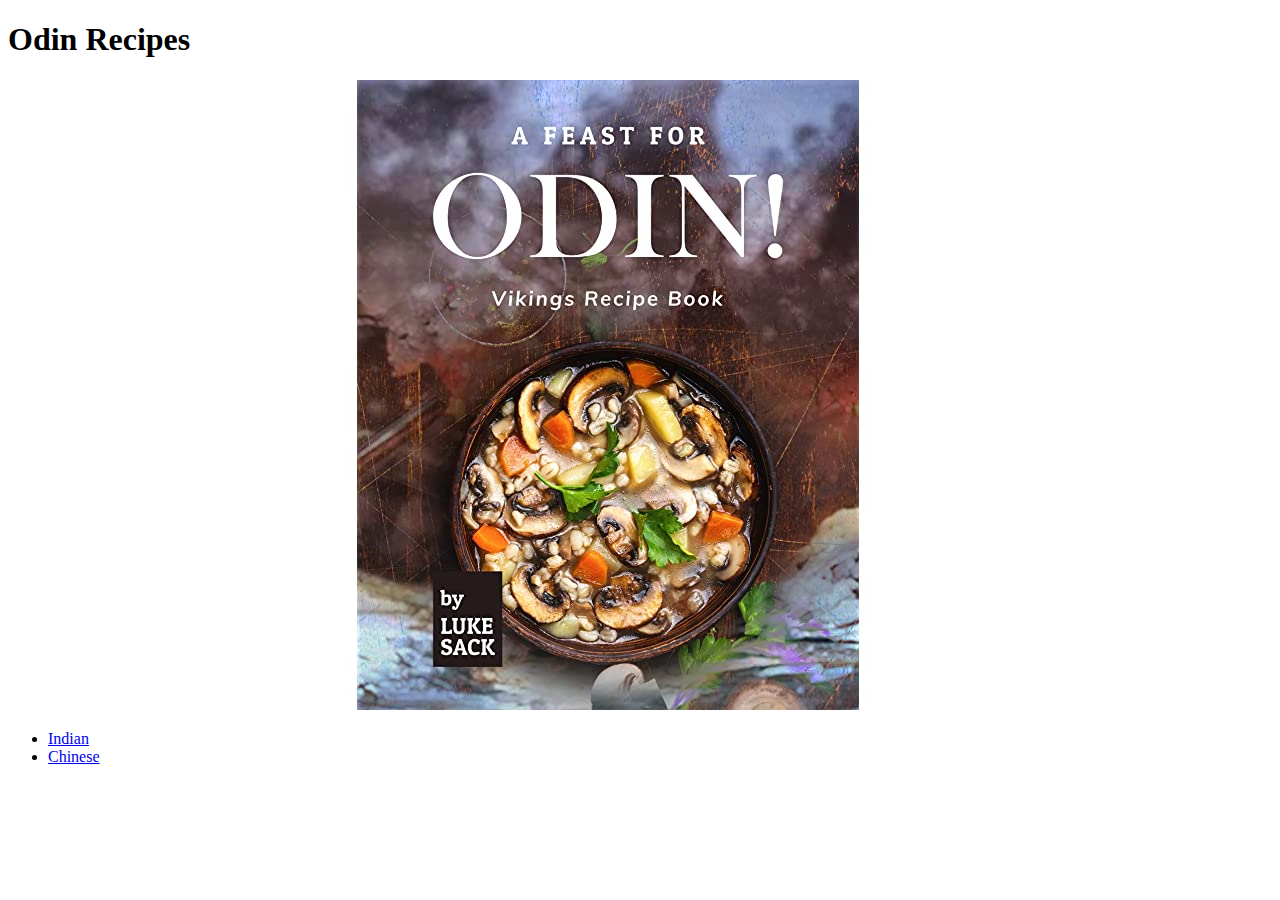
<file: Projects/project1-html/index.html>
<!DOCTYPE html>
<html lang="en">
<head>
    <meta charset="UTF-8">
    <meta http-equiv="X-UA-Compatible" content="IE=edge">
    <meta name="viewport" content="width=device-width, initial-scale=1.0">
    <title>Odin Recipes</title>
</head>
<body>
    <h1>Odin Recipes</h1>
    <img src="./recipes/images/odin.jpg" >
    <ul>
        <li><a href="recipes/indian/index.html">Indian</a></li>
        <li><a href="recipes/chinese/">Chinese</a></li>
    </ul>
</body>
</html>
</file>
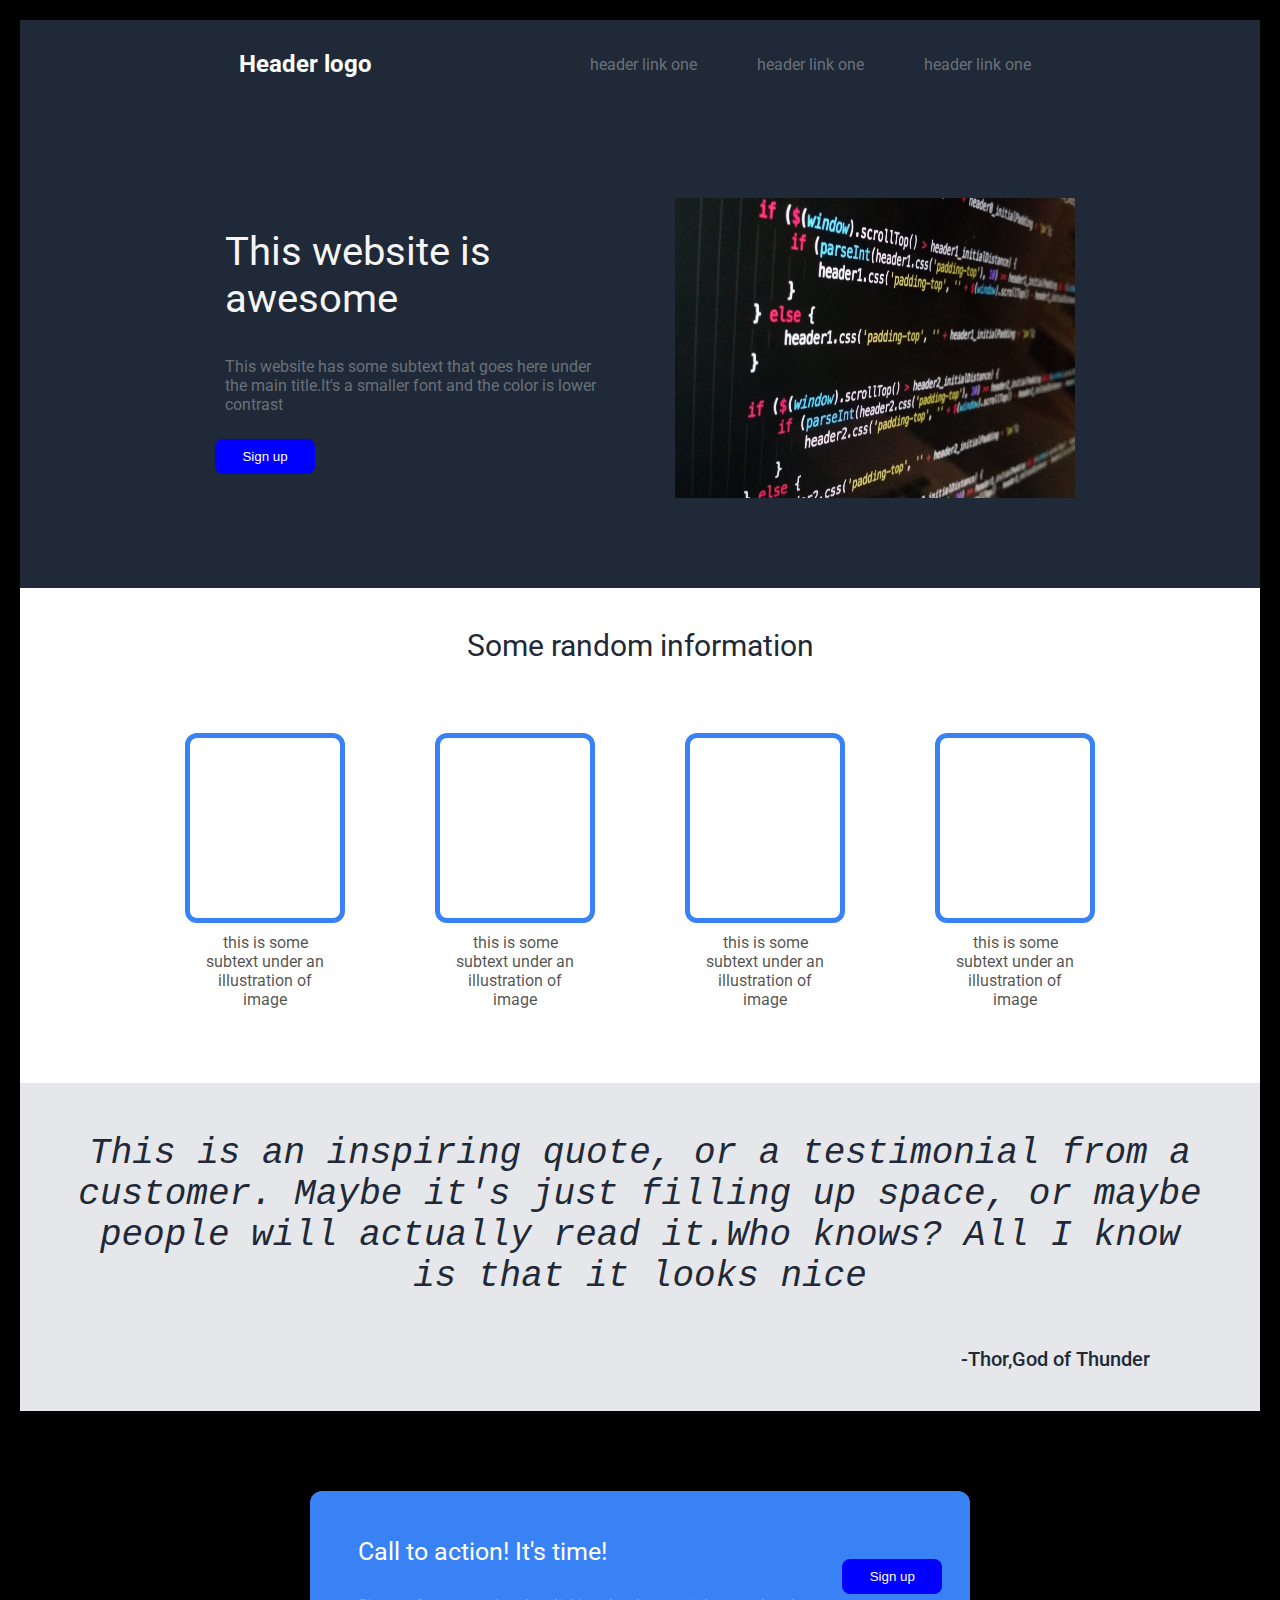
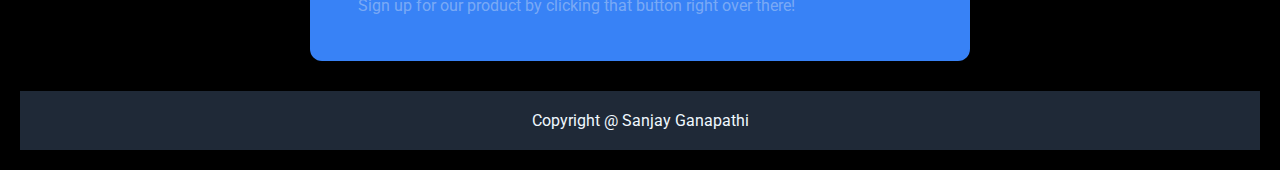
<file: Projects/project2-css/index.html>
<!DOCTYPE html>
<html lang="en">
<head>
    <meta charset="UTF-8">
    <meta http-equiv="X-UA-Compatible" content="IE=edge">
    <meta name="viewport" content="width=device-width, initial-scale=1.0">
    <link rel="stylesheet" href="style.css">
    <title>CSS Project</title>
    <link rel="preconnect" href="https://fonts.googleapis.com">
    <link rel="preconnect" href="https://fonts.gstatic.com" crossorigin>
    <link href="https://fonts.googleapis.com/css2?family=Roboto:wght@500&display=swap" rel="stylesheet">
</head>
<body>
    <div class="header-container">
        <div class="nav">
            <h2>Header logo</h2>
            <ul>
                <li><a href="#">header link one</a></li>
                <li><a href="#">header link one</a></li>
                <li><a href="#">header link one</a></li>
            </ul>
            </div>

        <div class="hero">
            <div class="left-hero">
            <p class="heading">This website is awesome</p>
            <p>This website has some subtext that goes here under the main title.It's a smaller font and the color is lower contrast</p>
            <button>Sign up</button>
            </div>
            <div class="right-hero">
                <img src="img.jpg">
            </div>
        </div>
    </div>

    <div class="middle-container">
    
        <p class="middle-heading">Some random information</p>
    
        <div class="middle-content">
            <div class="box-container">
                <div class="boxes"></div>
                <p>this is some subtext under an illustration of image</p>
            </div>
            <div class="box-container">
                <div class="boxes"></div>
                <p>this is some subtext under an illustration of image</p>
            </div>
            <div class="box-container">
                <div class="boxes"></div>
                <p>this is some subtext under an illustration of image</p>
            </div>
            <div class="box-container">
                <div class="boxes"></div>
                <p>this is some subtext under an illustration of image</p>
            </div>
        </div>
    </div>

    <div class="second-middle-container">
        <p class="quote">This is an inspiring quote, or a testimonial from a customer. Maybe it's just filling up space, or maybe people will actually read it.Who knows? All I know is that it looks nice</p>
        <p class="thor">-Thor,God of Thunder</p>
    </div>

    <div class="last">
        <div class="last-words">
            <p class="last-desc">Call to action! It's time!</p>
            <p>Sign up for our product by clicking that button right over there!</p>
        </div>
        <button>Sign up</button>
        
    </div>

    <footer>
        Copyright @ Sanjay Ganapathi
    </footer>

        

</body>
</html>
</file>
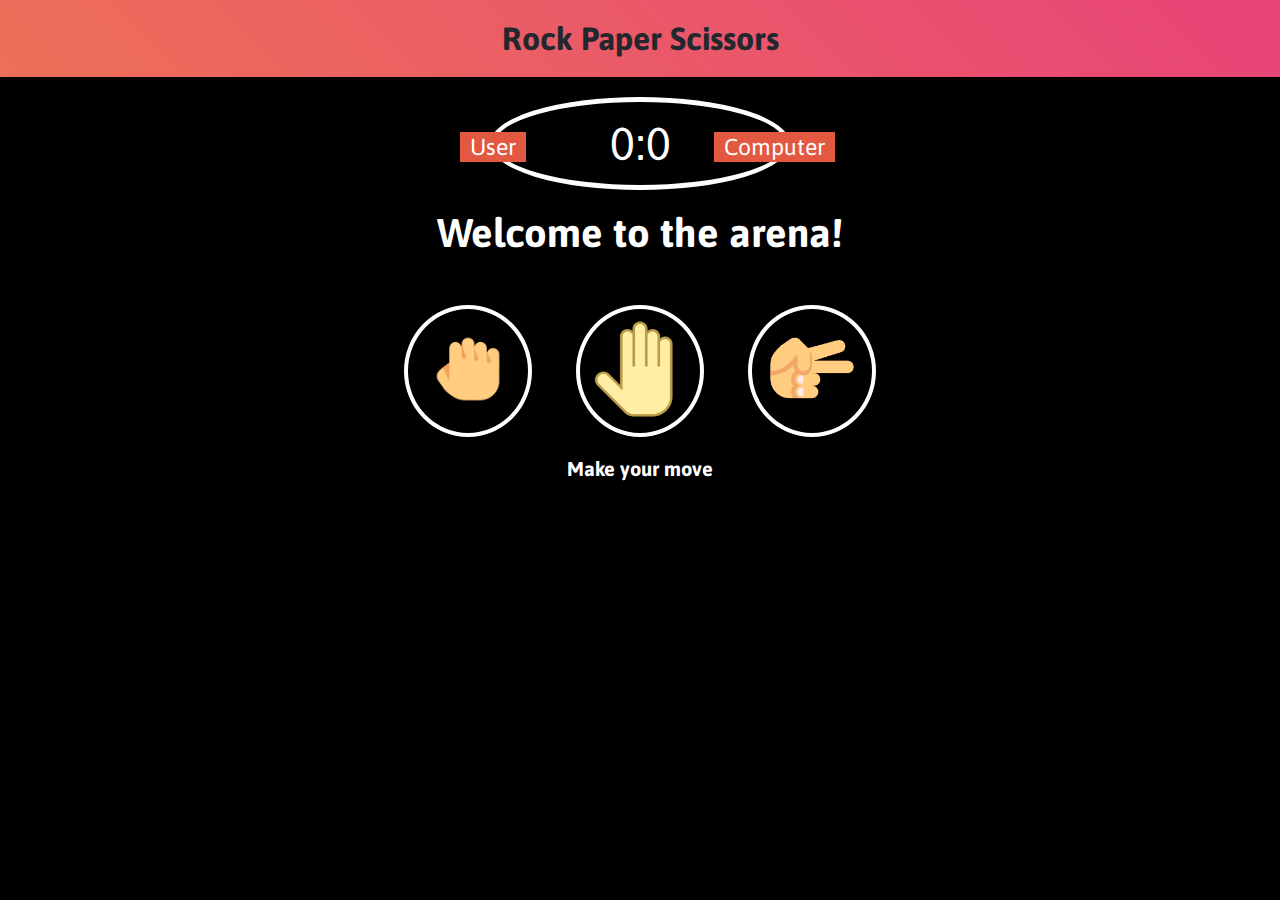
<file: Projects/project3-rock paper scissors/index.html>
<!DOCTYPE html>
<html lang="en">
<head>
    <meta charset="UTF-8">
    <meta http-equiv="X-UA-Compatible" content="IE=edge">
    <meta name="viewport" content="width=device-width, initial-scale=1.0">
    <title>Rock Paper Scissors</title>
    <link rel="stylesheet" href="style.css">
    <link rel="preconnect" href="https://fonts.googleapis.com">
<link rel="preconnect" href="https://fonts.gstatic.com" crossorigin>
<link href="https://fonts.googleapis.com/css2?family=Asap:ital@1&display=swap" rel="stylesheet">
</head>
<body>
    <header>
        <h1>Rock Paper Scissors</h1>
    </header>
    <div class="score-board">
        <div class="badge" id="user-label">User</div>
        <div class="badge" id ="comp-label">Computer</div>
        <span id="user-score">0</span>:<span id="comp-score">0</span>
    </div>

    <div class="result">
        <p>Welcome to the arena!</p>
    </div>

    <div class="choices">
        <div class="choice" id="r">
            <img src="images/rock.png" alt=""  >
        </div>
        <div class="choice" id="p">
            <img src="images/paper.png" alt="" >
        </div>
        <div class="choice" id="s">
            <img src="images/scissors.png" alt="" >
        </div>
    </div>

    <p id="action-message">Make your move</p>

    <script src = "app.js" charset="utf-8"></script>
</body>
</html>
</file>
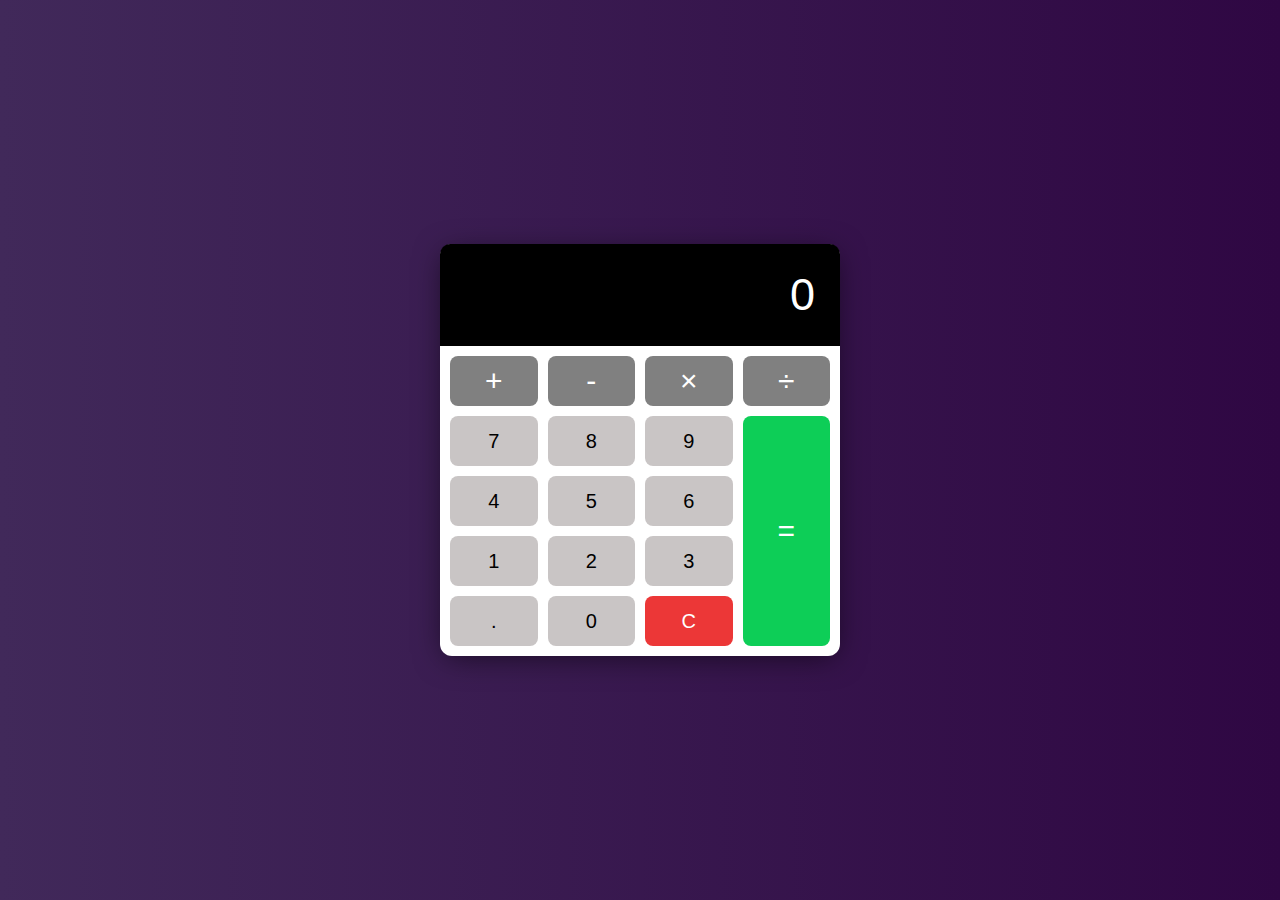
<file: Projects/Project5-Calculator/index.html>
<!DOCTYPE html>
<html lang="en">
<head>
    <meta charset="UTF-8">
    <meta http-equiv="X-UA-Compatible" content="IE=edge">
    <meta name="viewport" content="width=device-width, initial-scale=1.0">
    <link rel="icon" type="image/png" href="https://img.icons8.com/nolan/128/apple-calculator.png">
    <link rel="stylesheet" href="style.css">
    <title>Calculator-Odin Edition</title>
</head>
<body>
    <!-- Caculator -->
    <div class="calculator">

        <!-- Display -->
        <div class="calculator-display">
            <h1>0</h1>
        </div>

            <!-- Buttons -->
            <div class="calculator-buttons">

                <button class="operator" value="+">+</button>
                <button class="operator" value="-">-</button>
                <button class="operator" value="*">×</button>
                <button class="operator" value="/">÷</button>

                <button value="7">7</button>
                <button value="8">8</button>
                <button value="9">9</button>
                <button value="4">4</button>
                <button value="5">5</button>
                <button value="6">6</button>
                <button value="1">1</button>
                <button value="2">2</button>
                <button value="3">3</button>

                <button class="decimal" value=".">.</button>
                <button value="0">0</button>

                <button class="clear" id="clear-btn">C</button>
                <button class = "equal-sign operator" value="=">=</button>

            </div>
        
    </div>

    <script src="script.js"></script>
</body>
</html>
</file>
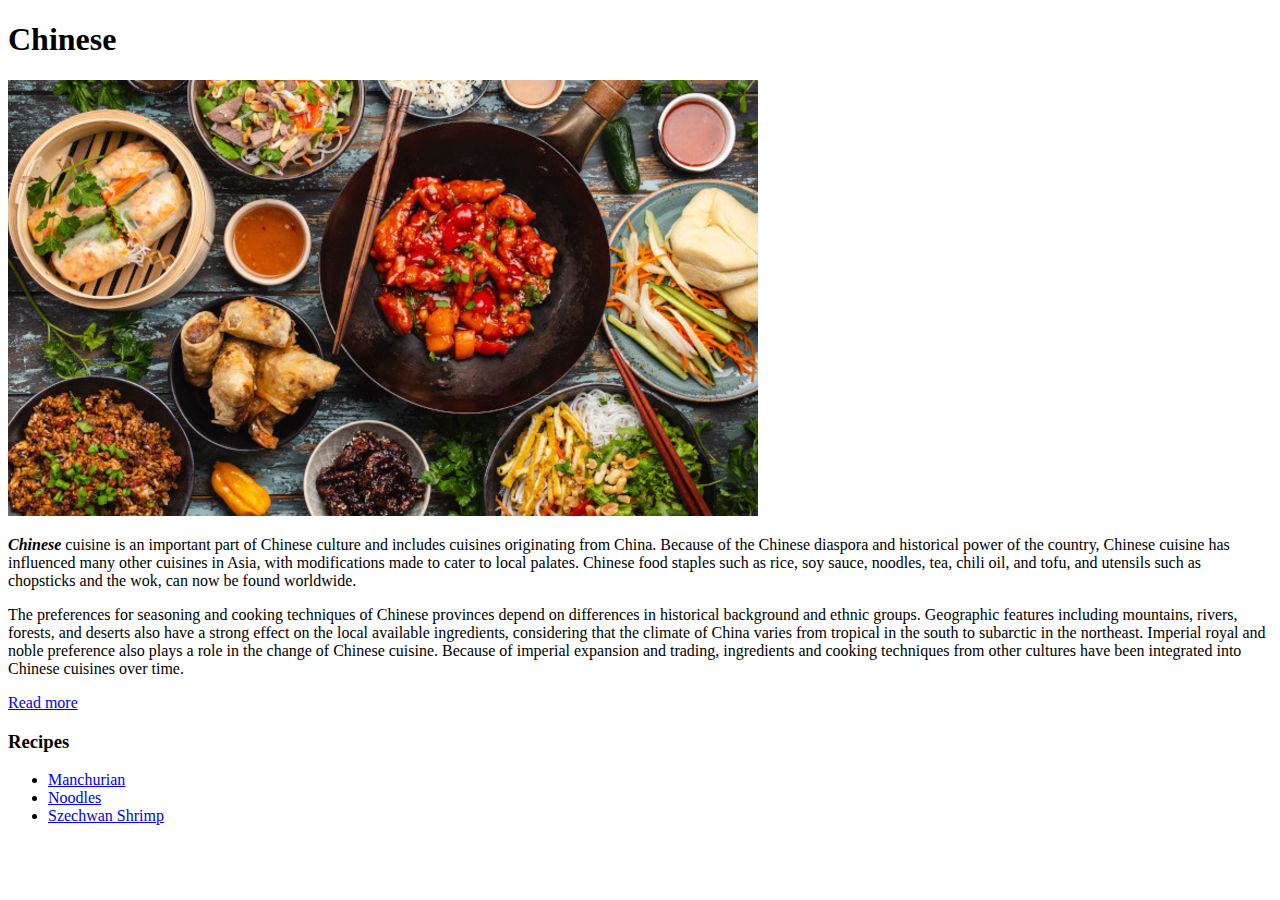
<file: Projects/project1-html/recipes/chinese/index.html>
<!DOCTYPE html>
<html lang="en">
<head>
    <meta charset="UTF-8">
    <meta http-equiv="X-UA-Compatible" content="IE=edge">
    <meta name="viewport" content="width=device-width, initial-scale=1.0">
    <title>Chinese</title>
</head>
<body>
    <h1>Chinese</h1>
    <img src="../images/chinese/chinese.jpg" alt="" >
    <p><strong><em>Chinese</em></strong> cuisine is an important part of Chinese culture and includes cuisines originating from China. 
        Because of the Chinese diaspora and historical power of the country, Chinese cuisine has influenced many other cuisines in Asia, with modifications made to cater to local palates. 
        Chinese food staples such as rice, soy sauce, noodles, tea, chili oil, and tofu, and utensils such as chopsticks and the wok, can now be found worldwide.
    </p>
    <p>
        The preferences for seasoning and cooking techniques of Chinese provinces depend on differences in historical background and ethnic groups. 
        Geographic features including mountains, rivers, forests, and deserts also have a strong effect on the local available ingredients, considering that the climate of China varies from tropical in the south to subarctic in the northeast. Imperial royal and noble preference also plays a role in the change of Chinese cuisine. 
        Because of imperial expansion and trading, ingredients and cooking techniques from other cultures have been integrated into Chinese cuisines over time.
    </p>
    <a href="https://en.wikipedia.org/wiki/Chinese_cuisine">Read more</a>

    <h3>Recipes</h3>
    <ul>
        <li><a href="manchurian.html">Manchurian</a></li>
        <li><a href="noodles.html">Noodles</a></li>
        <li><a href="sshrimp.html">Szechwan Shrimp</a></li>
    </ul>
</body>
</html>
</file>
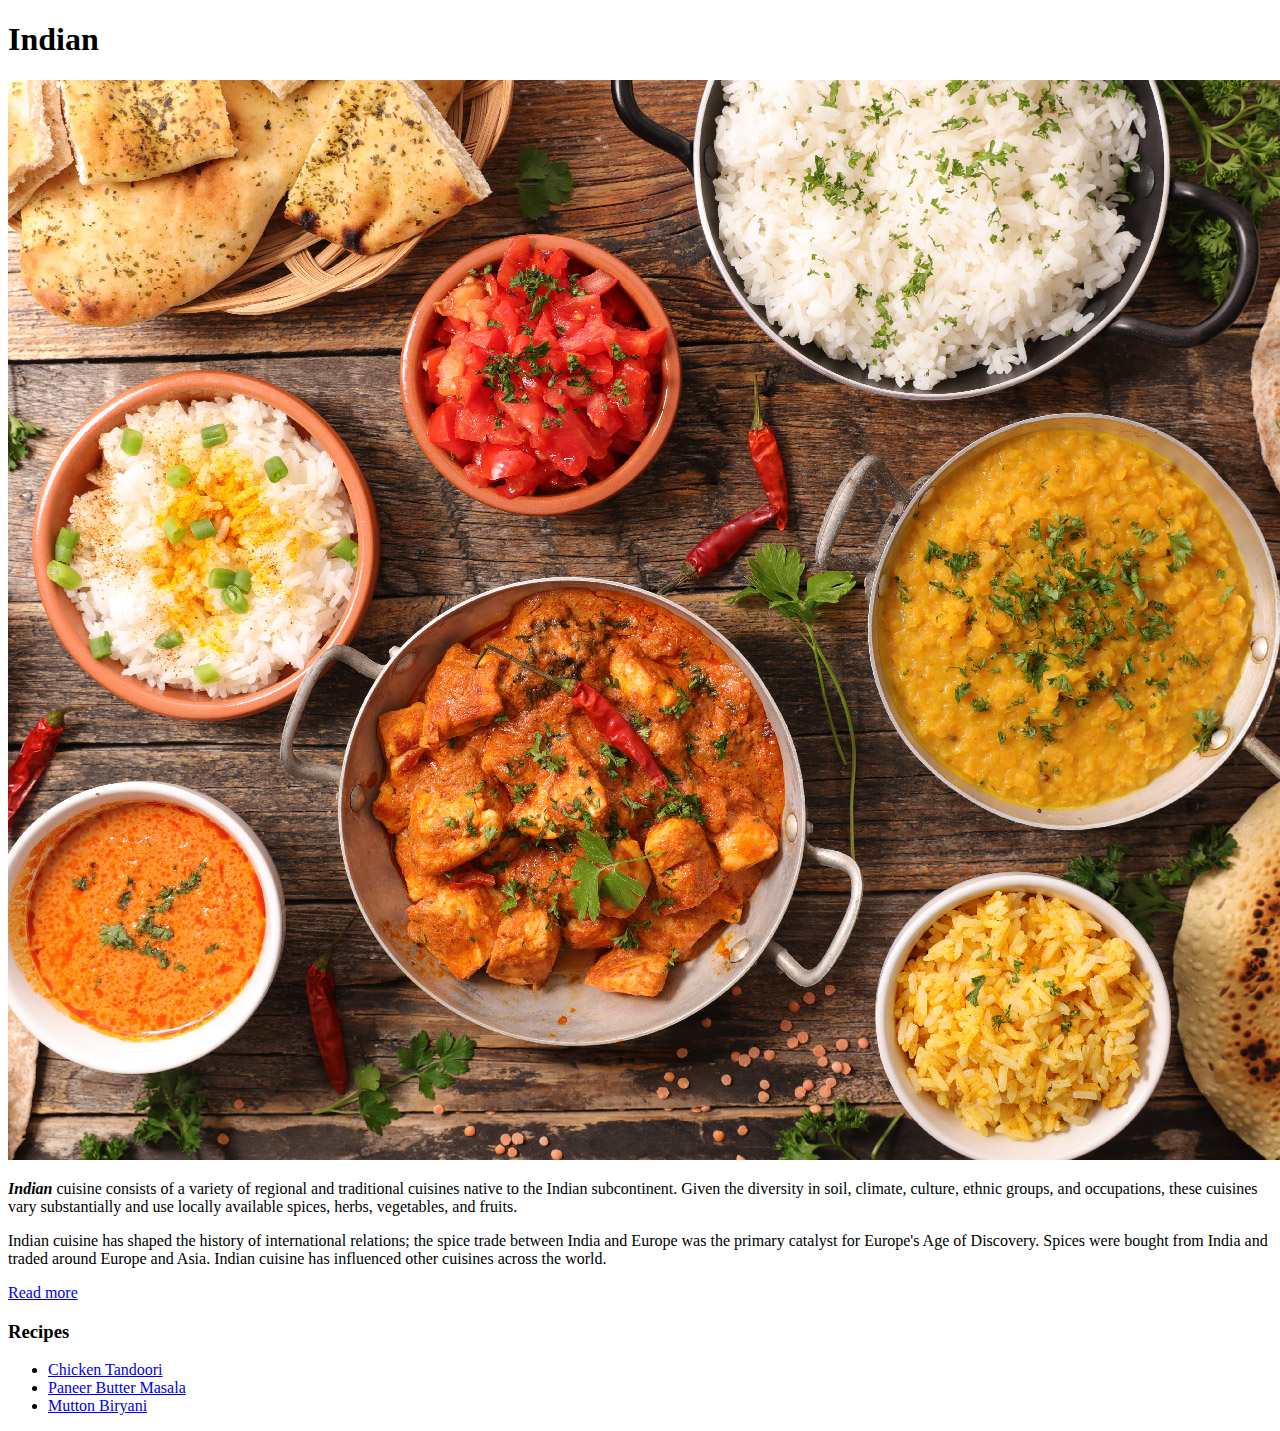
<file: Projects/project1-html/recipes/indian/index.html>
<!DOCTYPE html>
<html lang="en">
<head>
    <meta charset="UTF-8">
    <meta http-equiv="X-UA-Compatible" content="IE=edge">
    <meta name="viewport" content="width=device-width, initial-scale=1.0">
    <title>Indian</title>
</head>
<body>
    <h1>Indian</h1>
    <img src="../images/indian/main.jpg" alt="Indian cuisine picture">
    <p><strong><em>Indian</em></strong> cuisine consists of a variety of regional and traditional 
        cuisines native to the Indian subcontinent. 
        Given the diversity in soil, climate, culture, 
        ethnic groups, and occupations, these cuisines vary substantially and use 
        locally available spices, herbs, vegetables, and fruits.</p>
        
        <p>Indian cuisine has shaped the history of international relations; the spice
            trade between India and Europe was the primary catalyst for Europe's Age of Discovery.
            Spices were bought from India and traded around Europe and Asia. 
            Indian cuisine has influenced other cuisines across the world.</p>

        <a href="https://en.wikipedia.org/wiki/Indian_cuisine">Read more</a>

        <h3>Recipes</h3>
        <ul>
            <li><a href="chicken-tandoori.html">Chicken Tandoori</a></li>
            <li><a href="pbm.html">Paneer Butter Masala</a></li>
            <li><a href="mb.html">Mutton Biryani</a></li>
        </ul>
</body>
</html>
</file>
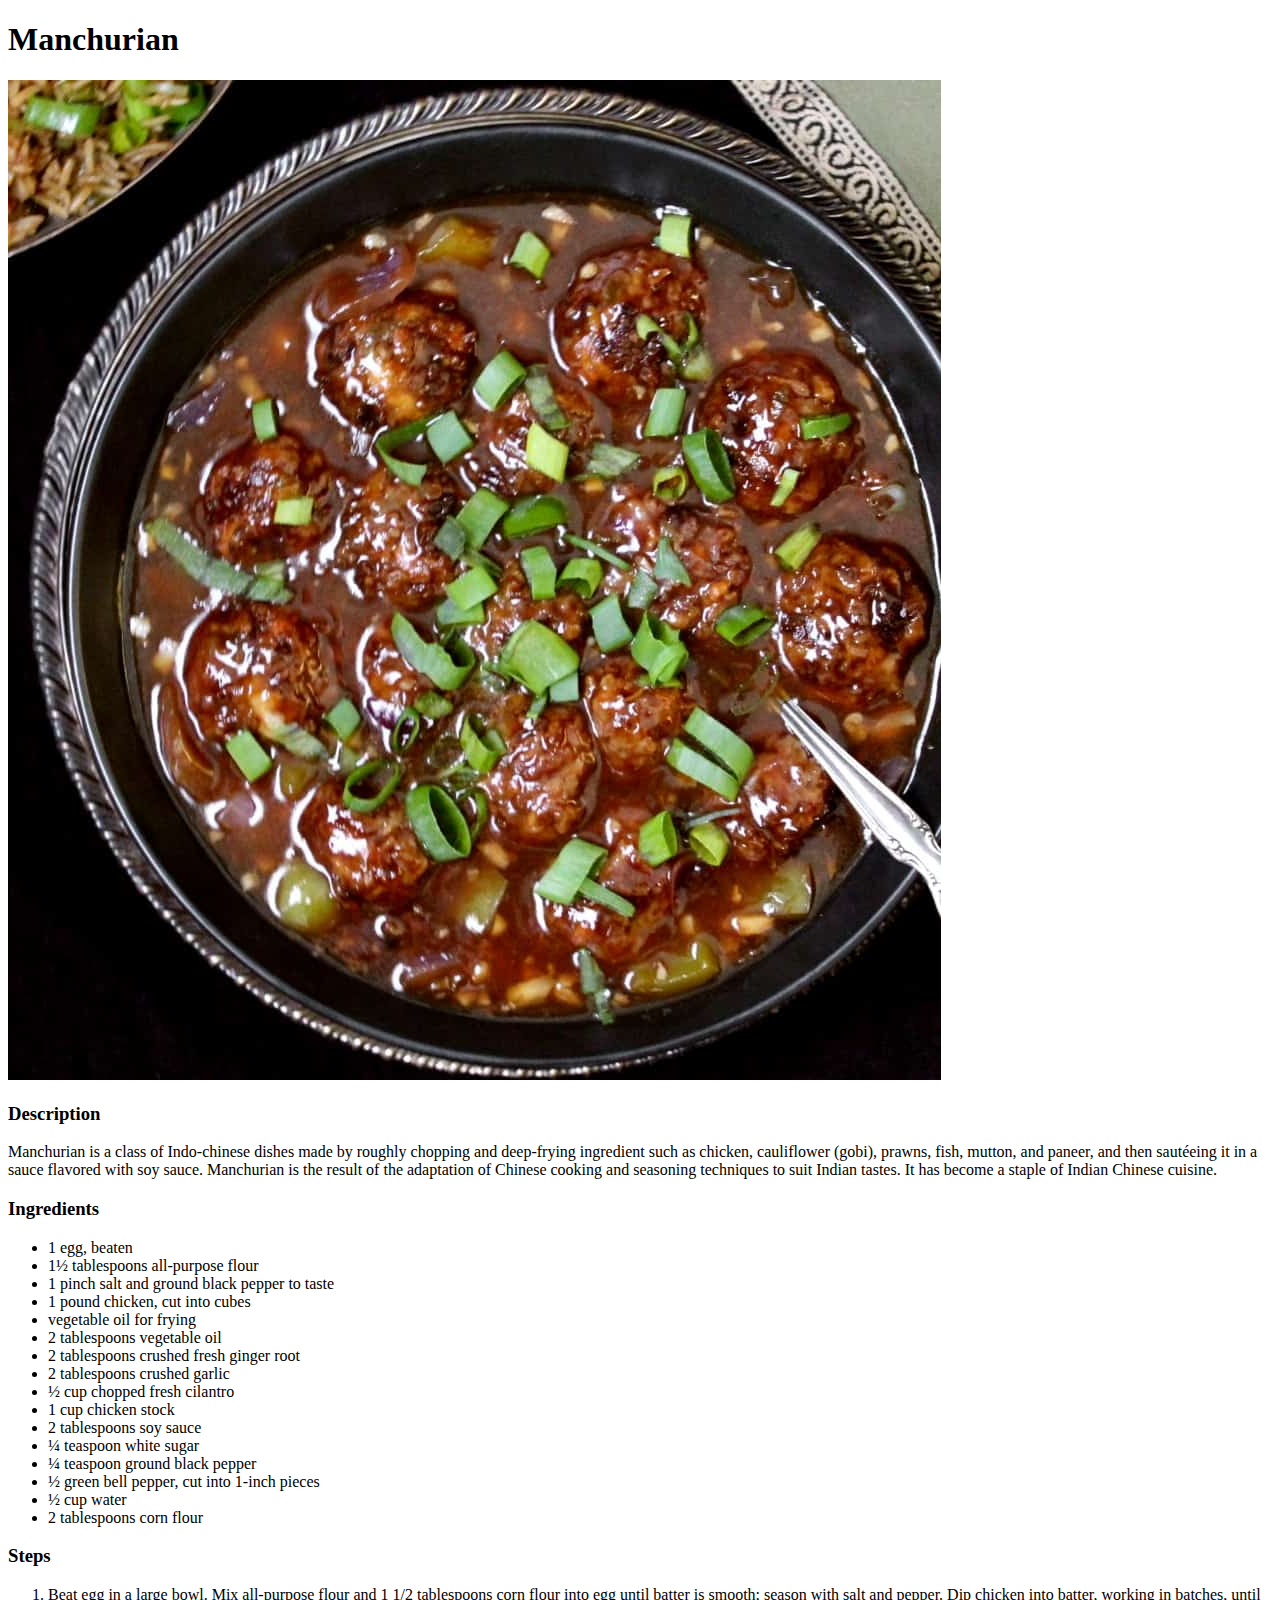
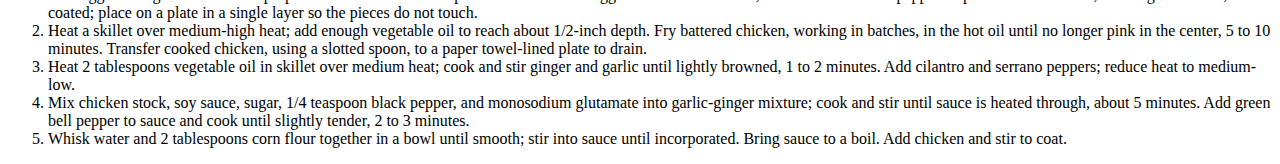
<file: Projects/project1-html/recipes/chinese/manchurian.html>
<!DOCTYPE html>
<html lang="en">
<head>
    <meta charset="UTF-8">
    <meta http-equiv="X-UA-Compatible" content="IE=edge">
    <meta name="viewport" content="width=device-width, initial-scale=1.0">
    <title>Chinese-Manchurian</title>
</head>
<body>
    <h1>Manchurian</h1>
    <img src="../images/chinese/manchurian.jpg" alt="Image of Manchurian" >
    <h3>Description</h3>    
    <p>Manchurian is a class of Indo-chinese dishes made by roughly chopping and deep-frying ingredient such as chicken, cauliflower (gobi), prawns, fish, mutton, and paneer,
         and then sautéeing it in a sauce flavored with soy sauce.
        Manchurian is the result of the adaptation of Chinese cooking and seasoning techniques to suit Indian tastes. It has become a staple of Indian Chinese cuisine.</p>
    <h3>Ingredients</h3>
    <ul>
        <li>1 egg, beaten</li>
        <li>1½ tablespoons all-purpose flour</li>
        <li>1 pinch salt and ground black pepper to taste</li>
        <li>1 pound chicken, cut into cubes</li>
        <li>vegetable oil for frying</li>
        <li>2 tablespoons vegetable oil</li>
        <li>2 tablespoons crushed fresh ginger root</li>
        <li>2 tablespoons crushed garlic</li>
        <li>½ cup chopped fresh cilantro</li>
        <li>1 cup chicken stock</li>
        <li>2 tablespoons soy sauce</li>
        <li>¼ teaspoon white sugar</li>
        <li>¼ teaspoon ground black pepper</li>
        <li>½ green bell pepper, cut into 1-inch pieces</li>
        <li>½ cup water</li>
        <li>2 tablespoons corn flour</li>

    </ul>
    <h3>Steps</h3>
    <ol>
       <li>Beat egg in a large bowl. Mix all-purpose flour and 1 1/2 tablespoons corn flour into egg until batter is smooth; season with salt and pepper. Dip chicken into batter, working in batches, until coated; place on a plate in a single layer so the pieces do not touch.</li>
       <li>Heat a skillet over medium-high heat; add enough vegetable oil to reach about 1/2-inch depth. Fry battered chicken, working in batches, in the hot oil until no longer pink in the center, 5 to 10 minutes. Transfer cooked chicken, using a slotted spoon, to a paper towel-lined plate to drain.</li>
       <li>Heat 2 tablespoons vegetable oil in skillet over medium heat; cook and stir ginger and garlic until lightly browned, 1 to 2 minutes. Add cilantro and serrano peppers; reduce heat to medium-low.</li>
       <li>Mix chicken stock, soy sauce, sugar, 1/4 teaspoon black pepper, and monosodium glutamate into garlic-ginger mixture; cook and stir until sauce is heated through, about 5 minutes. Add green bell pepper to sauce and cook until slightly tender, 2 to 3 minutes.</li>
       <li>Whisk water and 2 tablespoons corn flour together in a bowl until smooth; stir into sauce until incorporated. Bring sauce to a boil. Add chicken and stir to coat.</li>
    </ol>

</body>
</html>
</file>
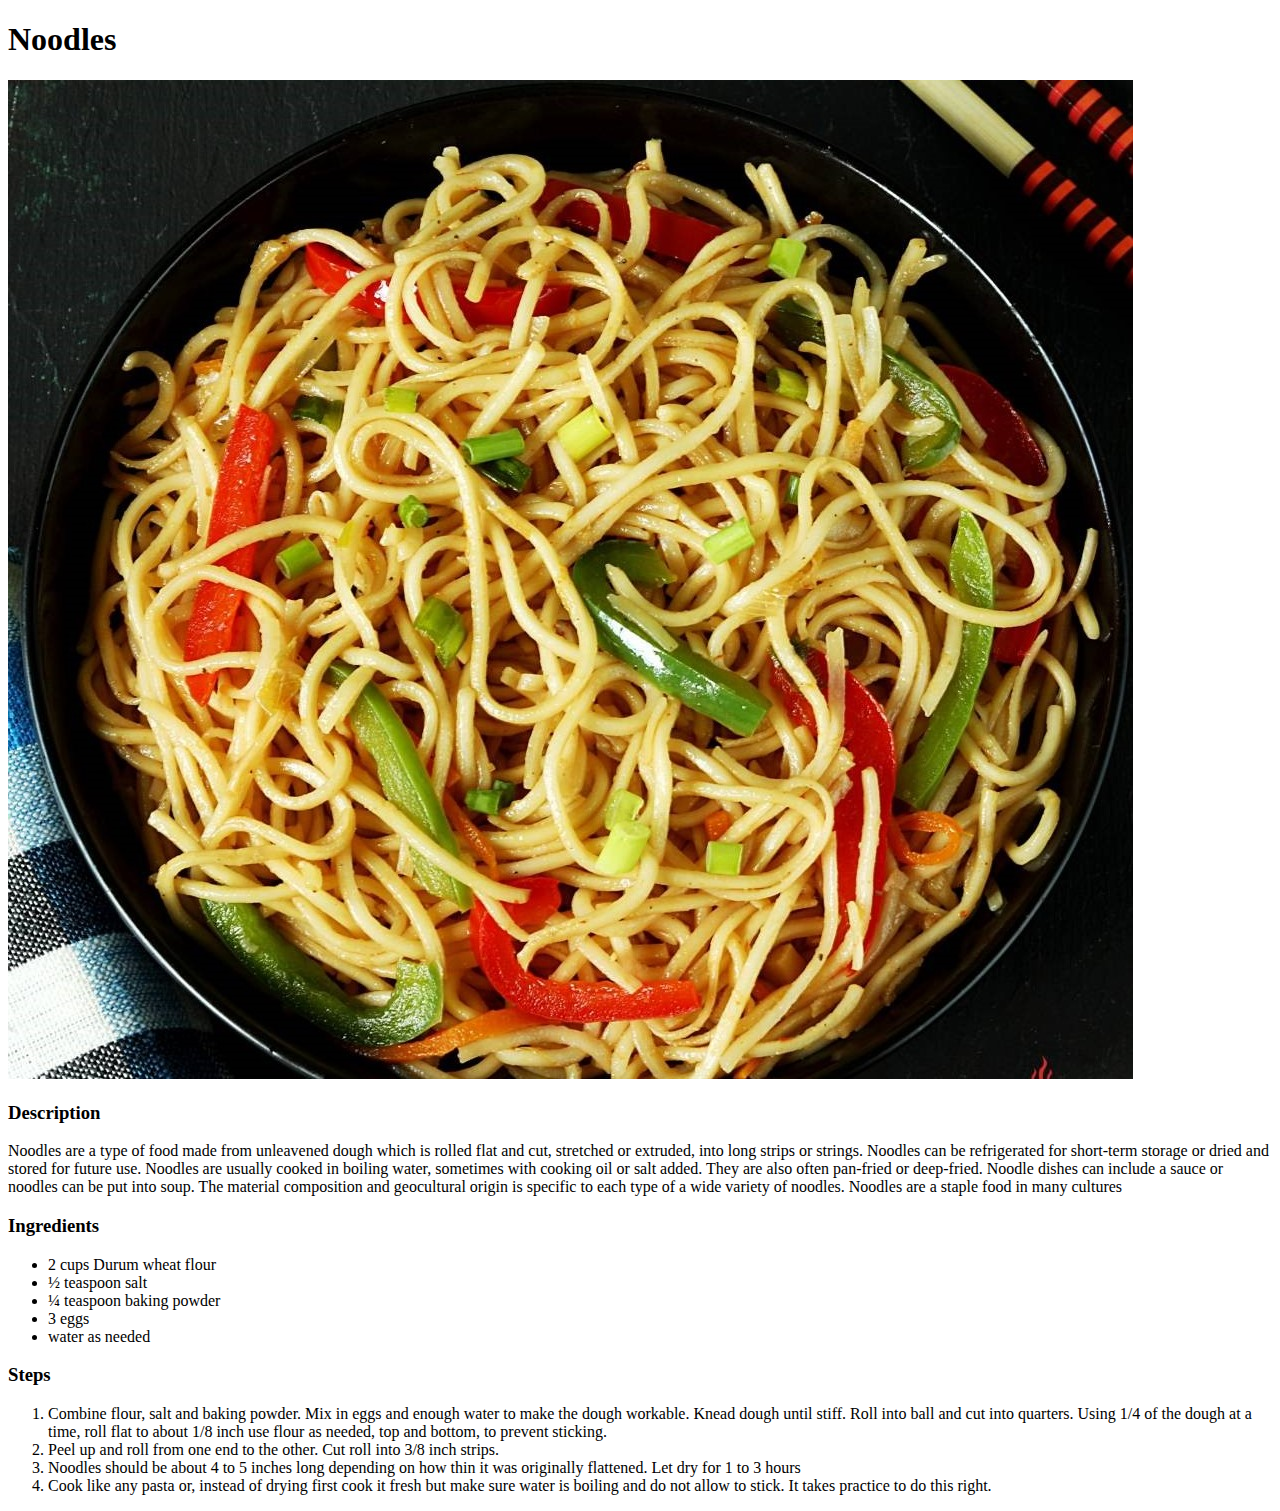
<file: Projects/project1-html/recipes/chinese/noodles.html>
<!DOCTYPE html>
<html lang="en">
<head>
    <meta charset="UTF-8">
    <meta http-equiv="X-UA-Compatible" content="IE=edge">
    <meta name="viewport" content="width=device-width, initial-scale=1.0">
    <title>Chinese-Noodles</title>
</head>
<body>
    <h1>Noodles</h1>
    <img src="../images/chinese/noodles.jpg" alt="Image of Noodles" >
    <h3>Description</h3>
    <p>Noodles are a type of food made from unleavened dough which is rolled flat and cut, stretched or extruded, into long strips or strings. Noodles can be refrigerated for short-term storage or dried and stored for future use.
        Noodles are usually cooked in boiling water, sometimes with cooking oil or salt added. They are also often pan-fried or deep-fried. Noodle dishes can include a sauce or noodles can be put into soup. The material composition and geocultural origin is specific to each type of a wide variety of noodles. Noodles are a staple food in many cultures 
    </p>
    <h3>Ingredients</h3>
    <ul>
        <li>2 cups Durum wheat flour</li>
        <li>½ teaspoon salt</li>
        <li>¼ teaspoon baking powder</li>
        <li>3 eggs</li>
        <li>water as needed</li>

    </ul>
    <h3>Steps</h3>
    <ol>
       <li>Combine flour, salt and baking powder. Mix in eggs and enough water to make the dough workable. Knead dough until stiff. Roll into ball and cut into quarters. Using 1/4 of the dough at a time, roll flat to about 1/8 inch use flour as needed, top and bottom, to prevent sticking. </li>
       <li> Peel up and roll from one end to the other. Cut roll into 3/8 inch strips.</li>
       <li>Noodles should be about 4 to 5 inches long depending on how thin it was originally flattened. Let dry for 1 to 3 hours</li>
       <li>Cook like any pasta or, instead of drying first cook it fresh but make sure water is boiling and do not allow to stick. It takes practice to do this right.</li>
    </ol>
</body>
</html>
</file>
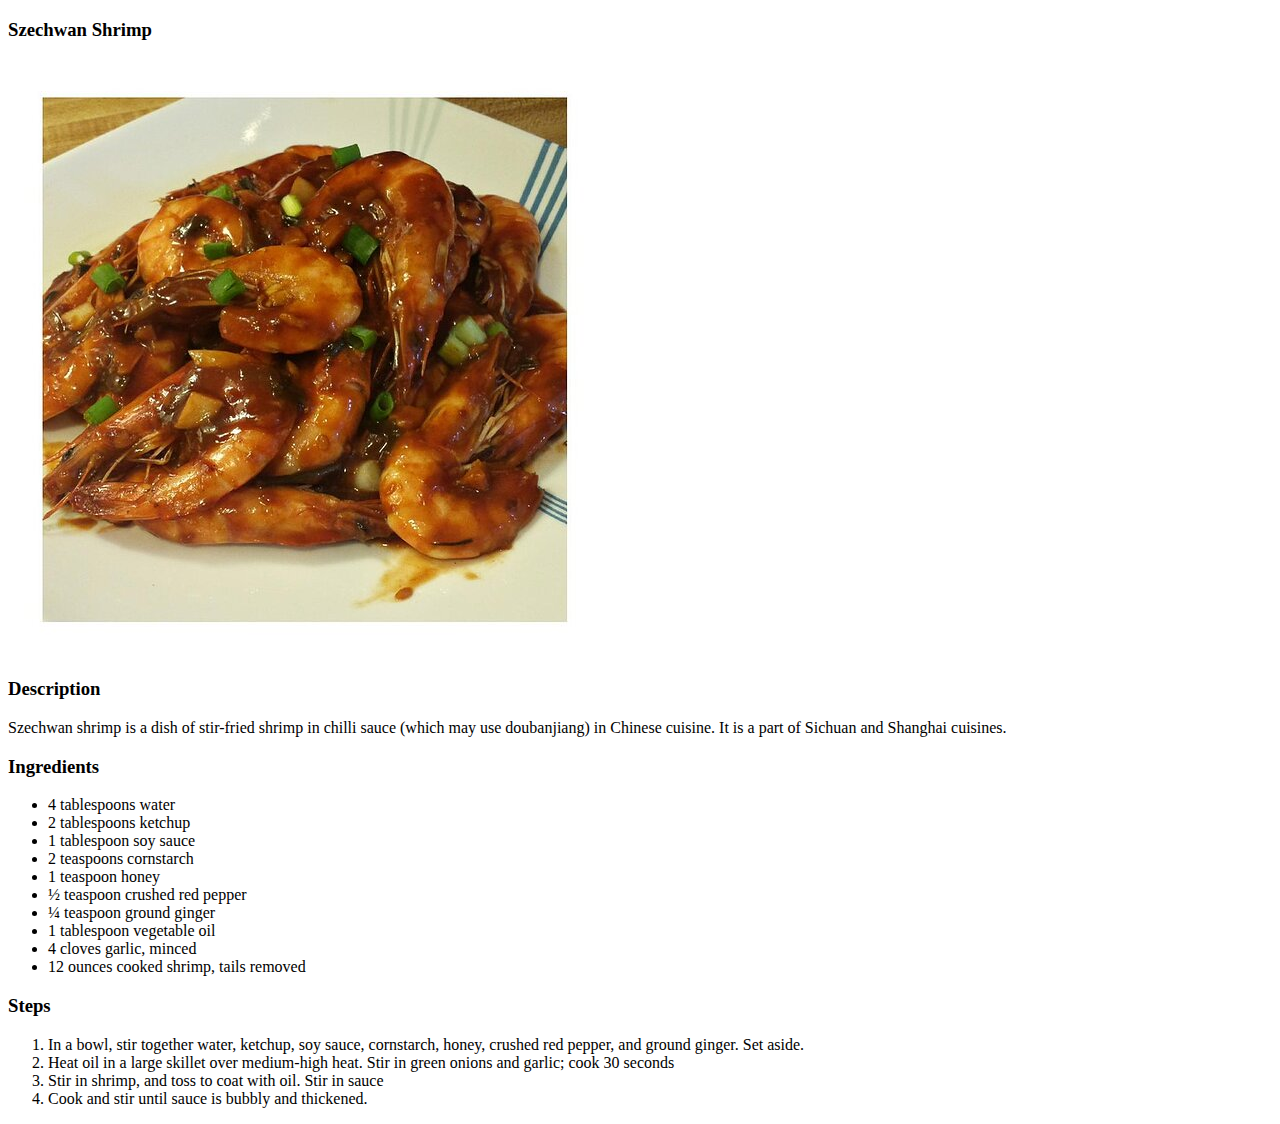
<file: Projects/project1-html/recipes/chinese/sshrimp.html>
<!DOCTYPE html>
<html lang="en">
<head>
    <meta charset="UTF-8">
    <meta http-equiv="X-UA-Compatible" content="IE=edge">
    <meta name="viewport" content="width=device-width, initial-scale=1.0">
    <title>Chinese-Szechwan Shrimp</title>
</head>
<body>
    <h3>Szechwan Shrimp</h3>
    <img src="../images/chinese/shrimp.jpg" alt="Image of Szechwan Shrimp" >
    <h3>Description</h3>
    <p>Szechwan shrimp is a dish of stir-fried shrimp in chilli sauce (which may use doubanjiang) in Chinese cuisine. It is a part of Sichuan and Shanghai cuisines.</p>
    <h3>Ingredients</h3>
    <ul>
        <li>4 tablespoons water</li>
        <li>2 tablespoons ketchup</li>
        <li>1 tablespoon soy sauce</li>
        <li>2 teaspoons cornstarch</li>
        <li>1 teaspoon honey</li>
        <li>½ teaspoon crushed red pepper</li>
        <li>¼ teaspoon ground ginger</li>
        <li>1 tablespoon vegetable oil</li>
        <li>4 cloves garlic, minced</li>
        <li>12 ounces cooked shrimp, tails removed</li>

    </ul>
    <h3>Steps</h3>
    <ol>
       <li>In a bowl, stir together water, ketchup, soy sauce, cornstarch, honey, crushed red pepper, and ground ginger. Set aside. </li>
       <li>Heat oil in a large skillet over medium-high heat. Stir in green onions and garlic; cook 30 seconds</li>
       <li>Stir in shrimp, and toss to coat with oil. Stir in sauce</li>
       <li>Cook and stir until sauce is bubbly and thickened.</li>
    </ol>
</body>
</html>
</file>
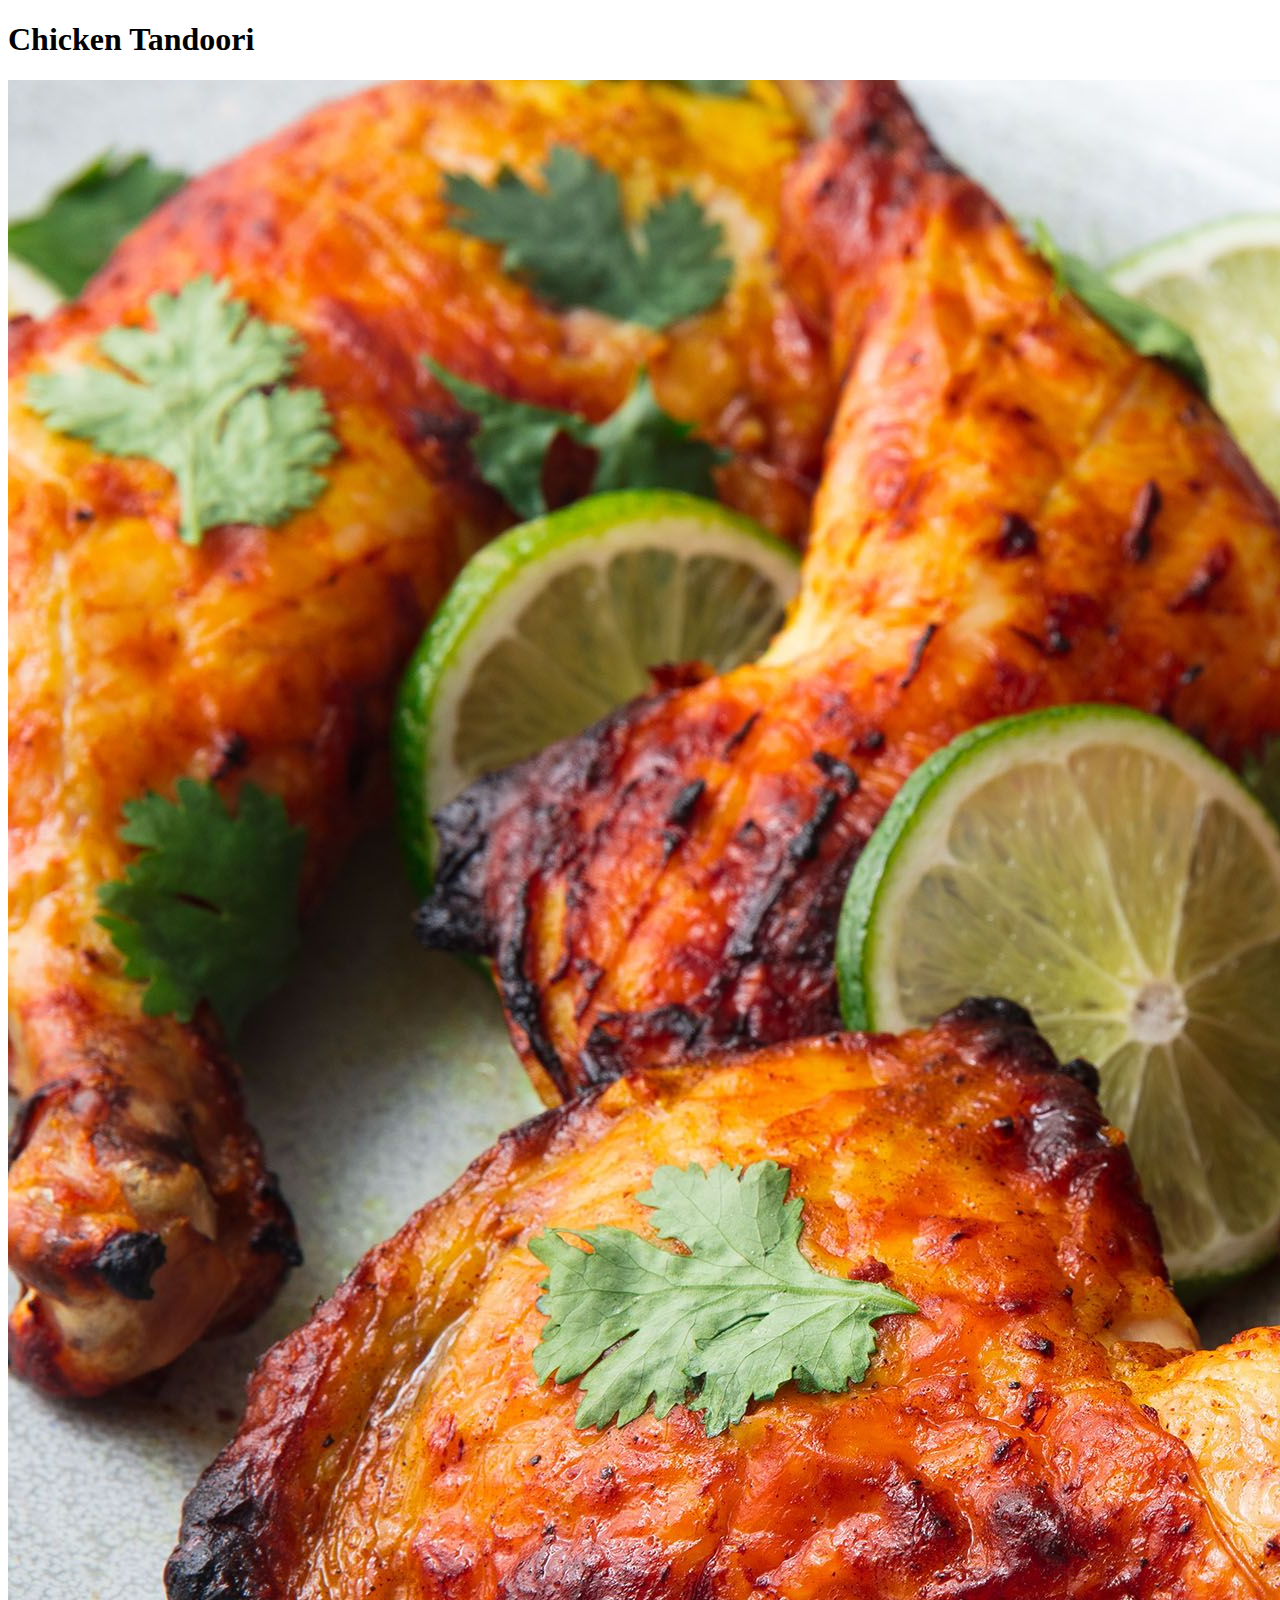
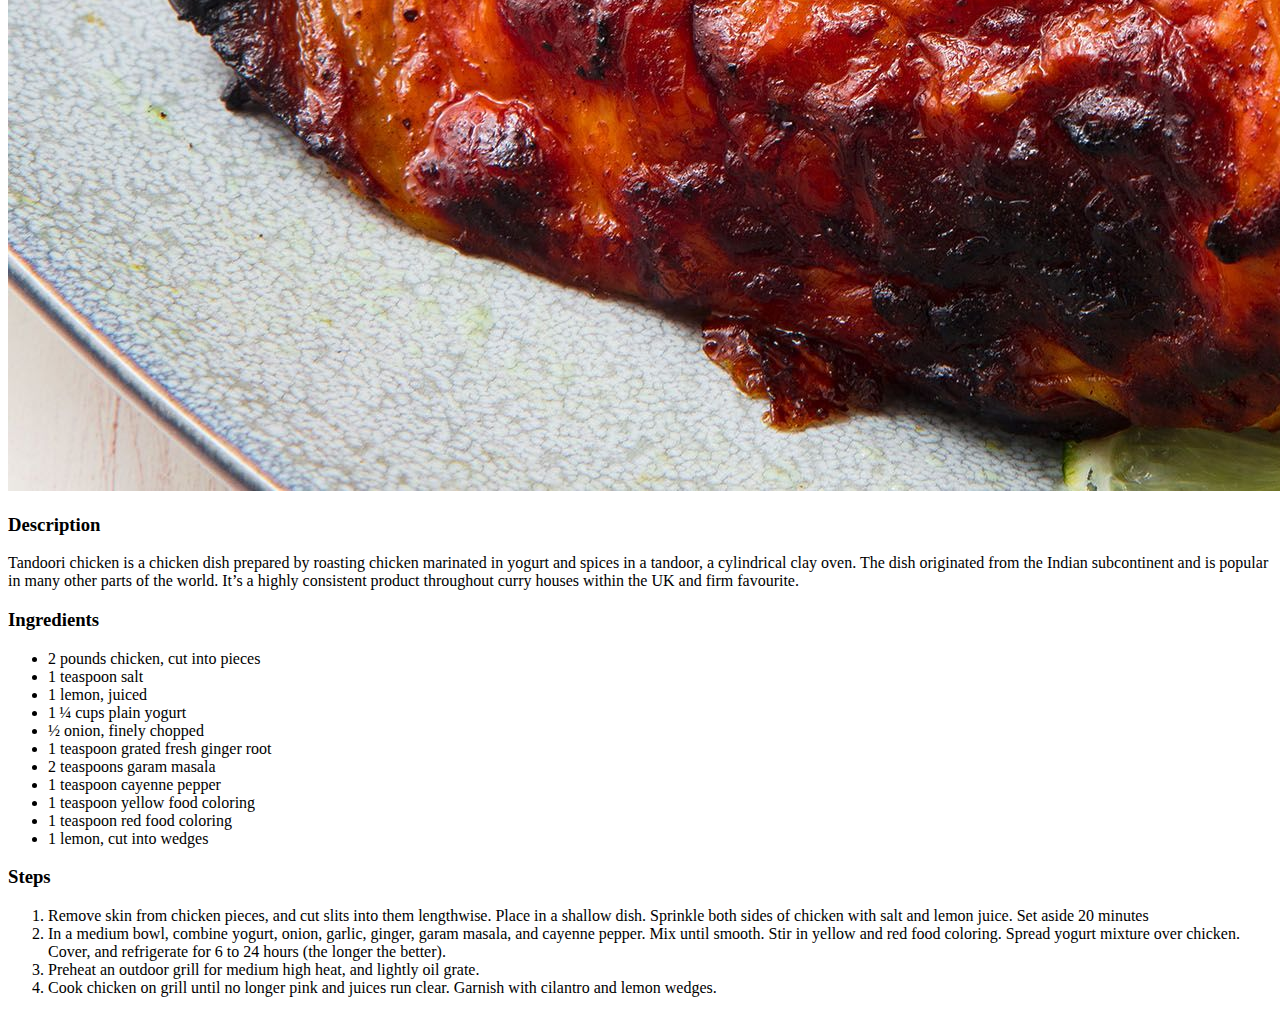
<file: Projects/project1-html/recipes/indian/chicken-tandoori.html>
<!DOCTYPE html>
<html lang="en">
<head>
    <meta charset="UTF-8">
    <meta http-equiv="X-UA-Compatible" content="IE=edge">
    <meta name="viewport" content="width=device-width, initial-scale=1.0">
    <title>Indian-Chicken Tandoori</title>
</head>
<body>
    <h1>Chicken Tandoori</h1>
    <img src="../images/indian/chicken-tandori.jpg" alt="chicken tandoori picture" >
    <h3>Description</h3>
    <p>Tandoori chicken is a chicken dish prepared by roasting chicken marinated in yogurt and spices in a tandoor, a cylindrical clay oven. 
        The dish originated from the Indian subcontinent and is popular in many other parts of the world. 
        It’s a highly consistent product throughout curry houses within the UK and firm favourite.</p>
    <h3>Ingredients</h3>
    <ul>
        <li>2 pounds chicken, cut into pieces</li>
        <li>1 teaspoon salt</li>
        <li>1 lemon, juiced</li>
        <li>1 ¼ cups plain yogurt</li>
        <li>½ onion, finely chopped</li>
        <li>1 teaspoon grated fresh ginger root</li>
        <li>2 teaspoons garam masala</li>
        <li>1 teaspoon cayenne pepper</li>
        <li>1 teaspoon yellow food coloring</li>
        <li>1 teaspoon red food coloring</li>
        <li>1 lemon, cut into wedges</li>

    </ul>

    <h3>Steps</h3>
    <ol>
        <li>Remove skin from chicken pieces, and cut slits into them lengthwise. Place in a shallow dish. Sprinkle both sides of chicken with salt and lemon juice. Set aside 20 minutes</li>
        <li>In a medium bowl, combine yogurt, onion, garlic, ginger, garam masala, and cayenne pepper. Mix until smooth. Stir in yellow and red food coloring. Spread yogurt mixture over chicken. Cover, and refrigerate for 6 to 24 hours (the longer the better).</li>
        <li>Preheat an outdoor grill for medium high heat, and lightly oil grate.</li>
        <li>Cook chicken on grill until no longer pink and juices run clear. Garnish with cilantro and lemon wedges.</li>
    </ol>
</body>
</html>
</file>
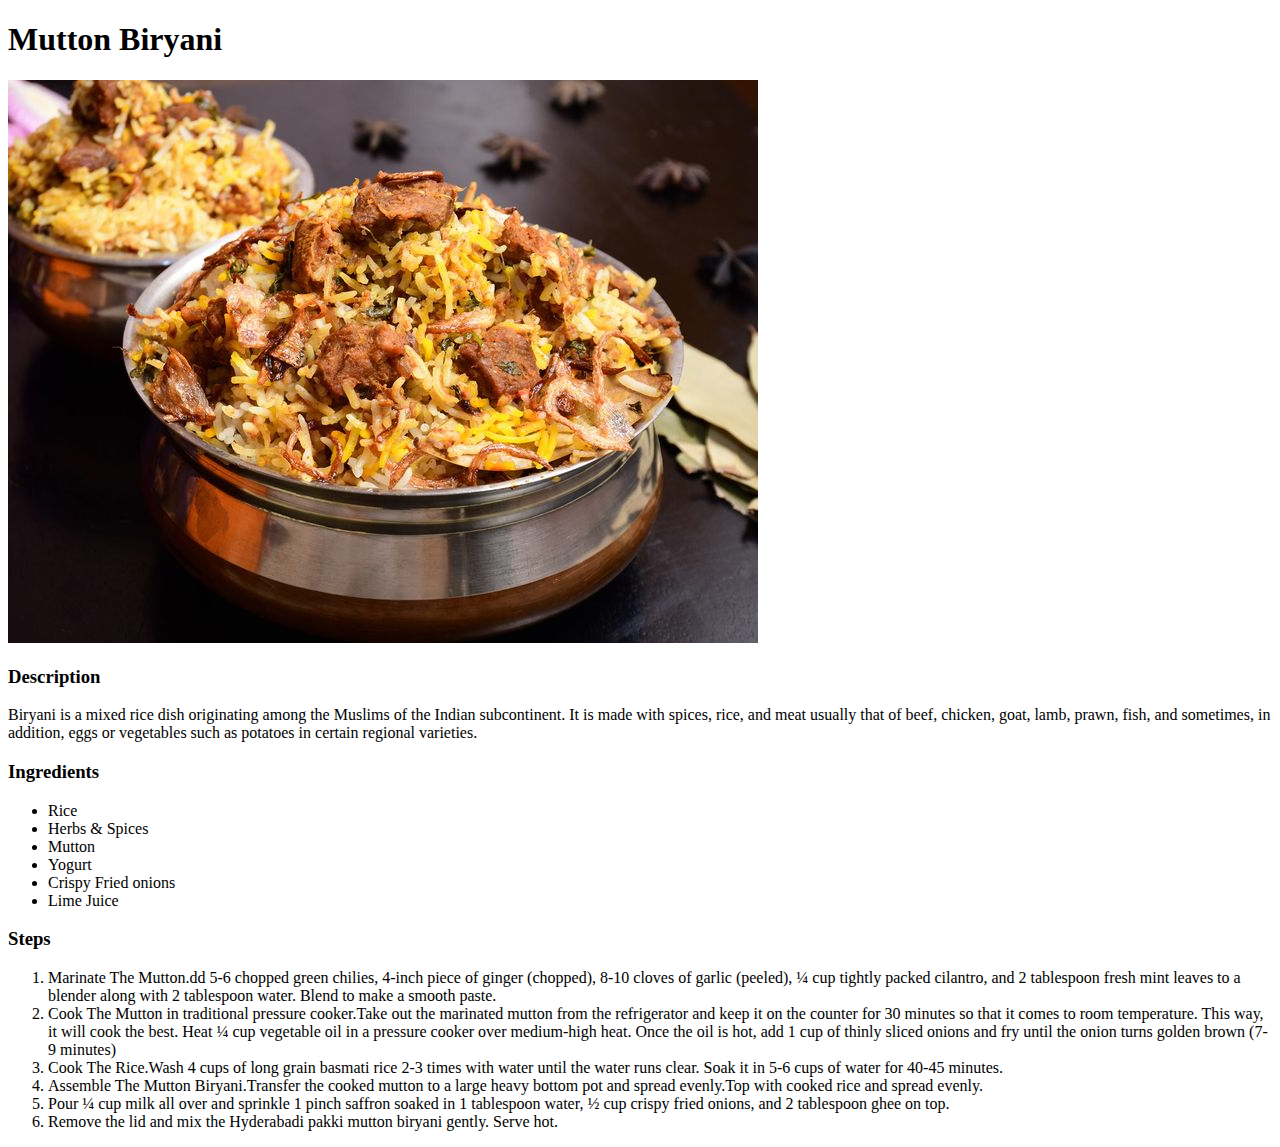
<file: Projects/project1-html/recipes/indian/mb.html>
<!DOCTYPE html>
<html lang="en">
<head>
    <meta charset="UTF-8">
    <meta http-equiv="X-UA-Compatible" content="IE=edge">
    <meta name="viewport" content="width=device-width, initial-scale=1.0">
    <title>Indian-Mutton Biryani</title>
</head>
<body>
    <h1>Mutton Biryani</h1>
    <img src="../images/indian/mb.jpg" alt="Mutton Biryani Picture" >
    <h3>Description</h3>
    <p>Biryani is a mixed rice dish originating among the Muslims of the Indian subcontinent.
        It is made with spices, rice, and meat usually that of beef, chicken, goat, lamb, prawn, fish, and sometimes, in addition, eggs or vegetables such as potatoes in certain regional varieties.</p>
    <h3>Ingredients</h3>
        <ul>
            <li>Rice</li>
            <li>Herbs & Spices</li>
            <li>Mutton</li>
            <li>Yogurt</li>
            <li>Crispy Fried onions</li>
            <li>Lime Juice</li>
        </ul>
    
    <h3>Steps</h3>
        <ol>
            <li>Marinate The Mutton.dd 5-6 chopped green chilies, 4-inch piece of ginger (chopped), 8-10 cloves of garlic (peeled), ¼ cup tightly packed cilantro, and 2 tablespoon fresh mint leaves to a blender along with 2 tablespoon water. Blend to make a smooth paste.</li>
            <li>Cook The Mutton in traditional pressure cooker.Take out the marinated mutton from the refrigerator and keep it on the counter for 30 minutes so that it comes to room temperature. This way, it will cook the best.
                Heat ¼ cup vegetable oil in a pressure cooker over medium-high heat. Once the oil is hot, add 1 cup of thinly sliced onions and fry until the onion turns golden brown (7-9 minutes)</li>
            <li>Cook The Rice.Wash 4 cups of long grain basmati rice 2-3 times with water until the water runs clear. Soak it in 5-6 cups of water for 40-45 minutes.</li>
            <li>Assemble The Mutton Biryani.Transfer the cooked mutton to a large heavy bottom pot and spread evenly.Top with cooked rice and spread evenly.</li>
            <li>Pour ¼ cup milk all over and sprinkle 1 pinch saffron soaked in 1 tablespoon water, ½ cup crispy fried onions, and 2 tablespoon ghee on top.</li>
            <li>Remove the lid and mix the Hyderabadi pakki mutton biryani gently. Serve hot.</li>

        </ol>
    

</body>
</html>
</file>
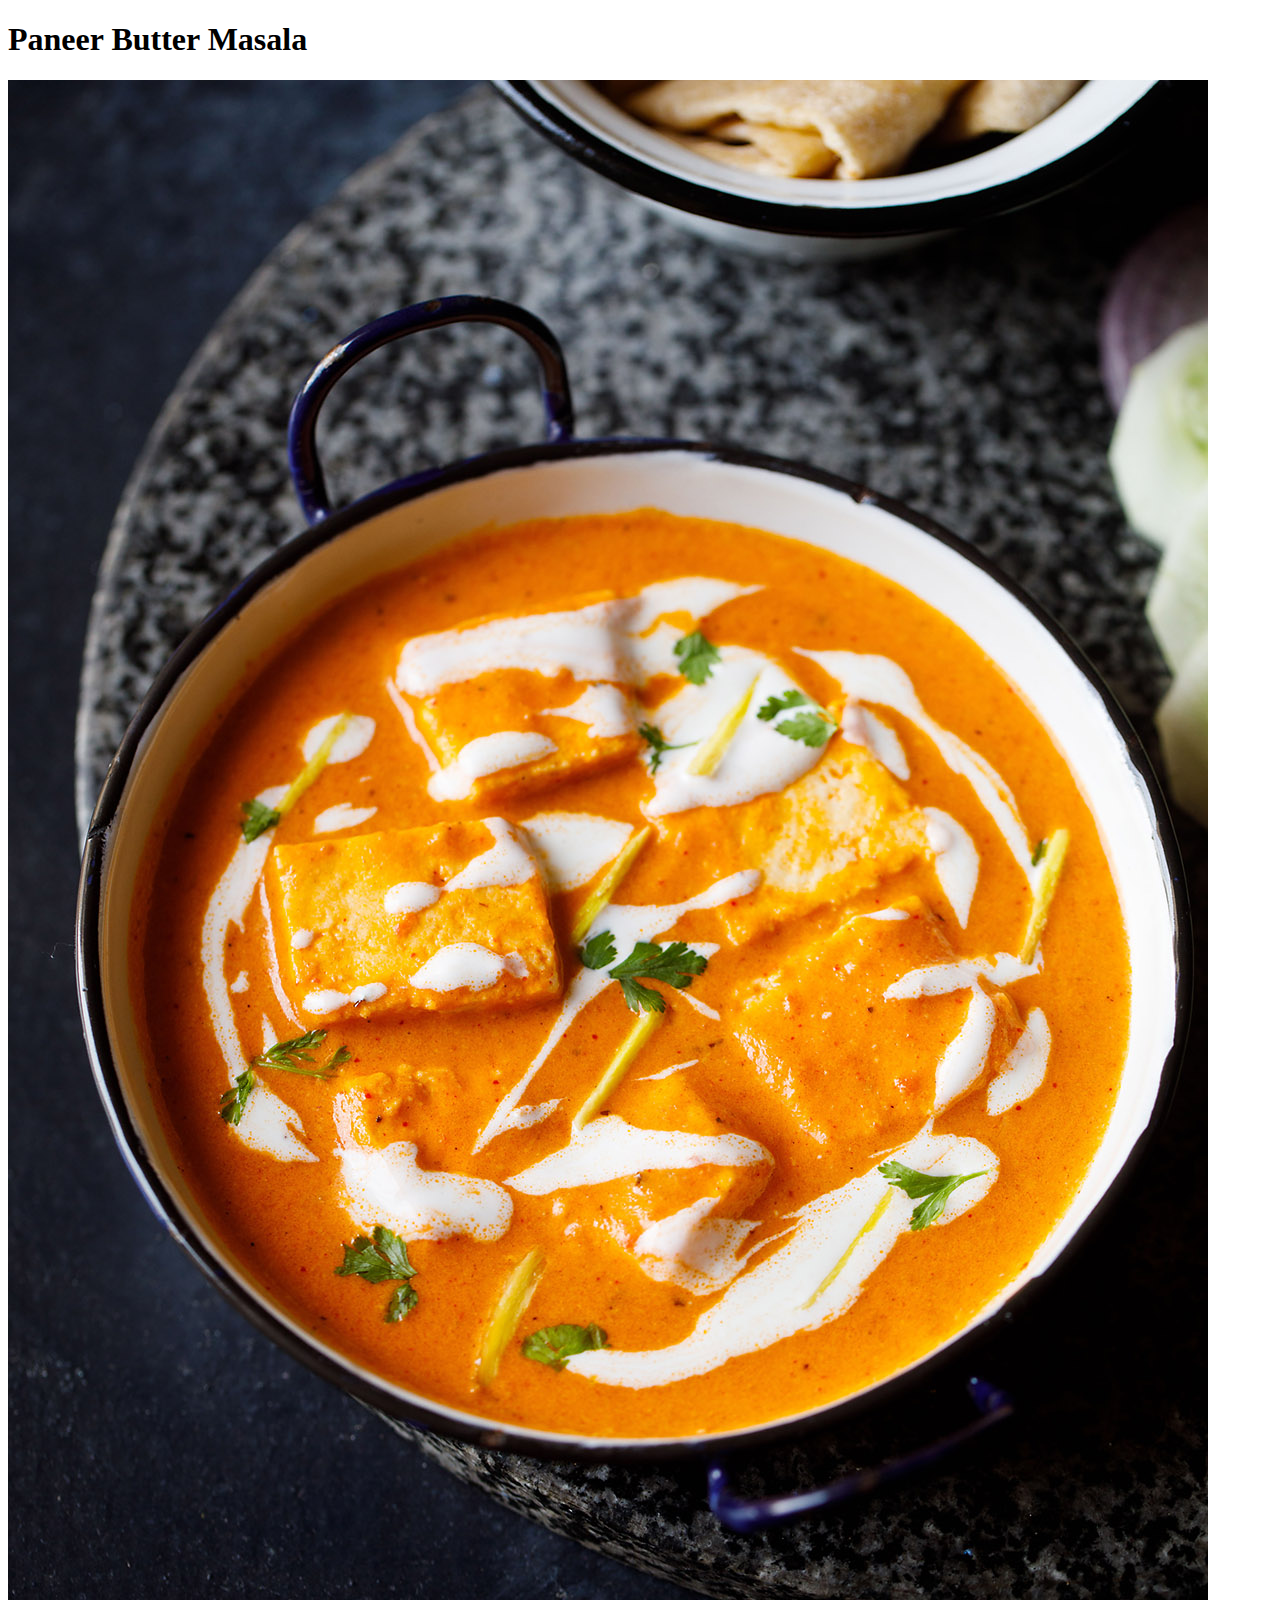
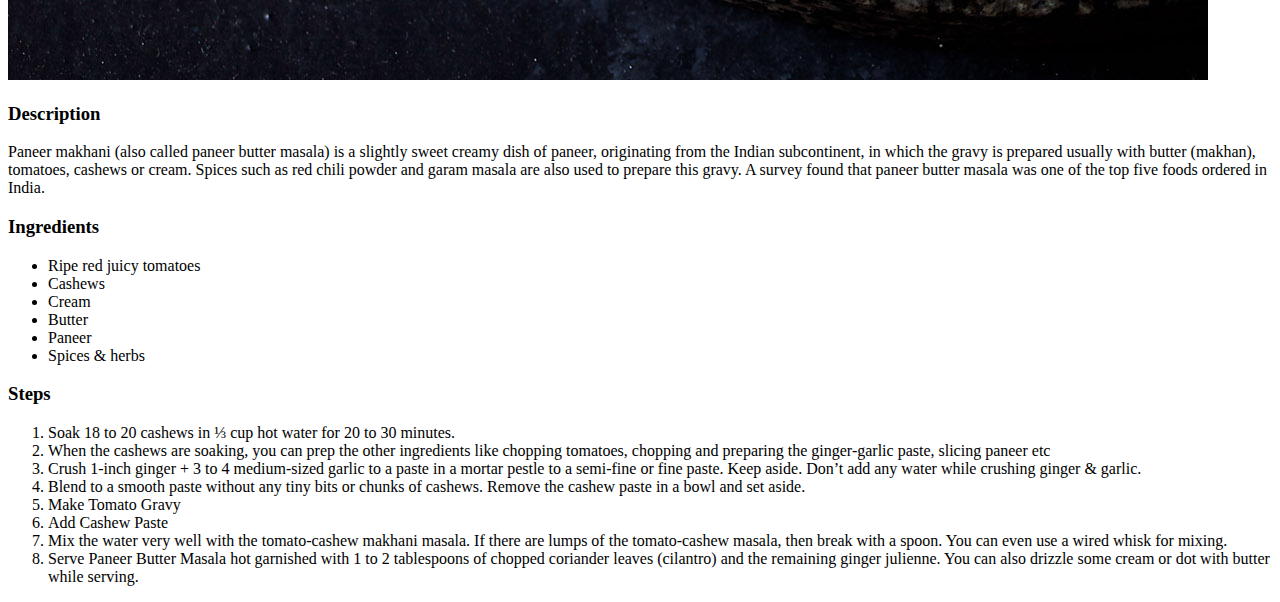
<file: Projects/project1-html/recipes/indian/pbm.html>
<!DOCTYPE html>
<html lang="en">
<head>
    <meta charset="UTF-8">
    <meta http-equiv="X-UA-Compatible" content="IE=edge">
    <meta name="viewport" content="width=device-width, initial-scale=1.0">
    <title>Indian-Paneer Butter Masala</title>
</head>
<body>
    <h1>Paneer Butter Masala</h1>
    <img src="../images/indian/pbm.jpg" alt="Image of Paneer Butter Masala" >
    <h3>Description</h3>
    <p>Paneer makhani (also called paneer butter masala) is a slightly sweet creamy dish of paneer, originating from the Indian subcontinent, in which the gravy is prepared usually with butter (makhan), tomatoes, cashews or cream. Spices such as red chili powder and garam masala are also used to prepare this gravy.
        A survey found that paneer butter masala was one of the top five foods ordered in India.</p>
    <h3>Ingredients</h3>
        <ul>
            <li>Ripe red juicy tomatoes</li>
            <li>Cashews</li>
            <li>Cream</li>
            <li>Butter</li>
            <li>Paneer</li>
            <li>Spices & herbs</li>
        </ul>
    <h3>Steps</h3>
        <ol>
            <li>Soak 18 to 20 cashews in ⅓ cup hot water for 20 to 30 minutes. </li>
            <li>When the cashews are soaking, you can prep the other ingredients like chopping tomatoes, chopping and preparing the ginger-garlic paste, slicing paneer etc</li>
            <li>Crush 1-inch ginger + 3 to 4 medium-sized garlic to a paste in a mortar pestle to a semi-fine or fine paste. Keep aside. Don’t add any water while crushing ginger & garlic.</li>
            <li>Blend to a smooth paste without any tiny bits or chunks of cashews. Remove the cashew paste in a bowl and set aside. </li>
            <li>Make Tomato Gravy</li>
            <li>Add Cashew Paste</li>
            <li>Mix the water very well with the tomato-cashew makhani masala. If there are lumps of the tomato-cashew masala, then break with a spoon. You can even use a wired whisk for mixing.</li>
            <li>Serve Paneer Butter Masala hot garnished with 1 to 2 tablespoons of chopped coriander leaves (cilantro) and the remaining ginger julienne. You can also drizzle some cream or dot with butter while serving.</li>
        </ol>
</body>
</html>
</file>
<file: Projects/project2-css/style.css>
*{
    padding: 10px;
    margin: 0px;
    
}

body{
    background-color: black;
    display: flex;
    flex-direction: column;
    justify-content: center;
    font-family:'Roboto', sans-serif; 
}

.nav{
    display: flex;
    justify-content: space-evenly;
    align-items: center;

}
.header-container{
    display: flex;
    flex-direction: column;
    justify-content: center;
    padding: 10px;
    background-color: #1F2937;
    
}
.hero{
    display: flex;
    justify-content:center;
    padding: 80px;
    gap: 30px;
        
}

.hero .left-hero > *{
    margin-top: 15px;
}

.hero .left-hero{
    width:400px;
    height: 300px;
    display: flex;
    flex-direction: column;
    justify-content: center;
    align-items: flex-start;

}
.right-hero,img{
    
    width:400px;
    height: 300px;
}

.heading{
    font-size: 40px;
    color: whitesmoke;
}
.middle-container{
    display: flex;
    justify-content: center;
    flex-direction: column;
    background-color: white;
}

.middle-container .middle-heading{
    text-align: center;
    margin-top: 20px;
    font-size: 30px;
    color: #1F2937;
}

.middle-container .middle-content {
    display: flex;
    justify-content: center;
    gap: 70px;
    
}

.middle-container .middle-content .box-container{
    display: flex;
    flex-direction: column;
    width: 160px;
    height: 300px;
    text-align: center;
    margin-top: 40px;
    margin-bottom: 20px;
    
}
.box-container p{
    color:rgba(0, 0, 0, 0.685) ;
}

.boxes{
    height: 160px;
    border: 5px solid #3882f6;
    border-radius: 12px;
}

.second-middle-container{
    text-align: center;
    background-color: #E5E7EB;
    margin-bottom: 50px;
}

.second-middle-container .quote{
    margin: 30px;
    color: #1F2937 ;
    font-style: italic;
    font-size: 36px;
    font-family: 'Courier New', Courier, monospace;
}

.second-middle-container .thor{
    color: #1F2937 ;
    text-align:end ;
    font-size: 20px;
    font-weight: 500;
    margin-right: 90px;
    margin-bottom: 20px;
    
}

.last{
    margin: 30px auto;
    width: 50vw;
    height: 150px;
    background-color: #3882f6;
    border-radius: 12px;
    display: flex;
    justify-content: space-evenly;
    align-items: center;
}

.last .last-desc,.last p{
    margin: 10px;
    

}
.last .last-desc{
    font-size: 25px;
    color: white;
}

.last button{
    margin: 10px;
}

footer {
    text-align: center;
    background-color: #1F2937;
    color: aliceblue;
    padding: 20px;
}
a,p{
    text-decoration: none;
    color:rgba(245, 245, 245, 0.356); 
}


ul{
    margin: 0;
    padding: 0;
    list-style: none;
    display: flex;
    gap:20px;
    
}

button{
    padding: 10px;
    width: 100px;
    border-radius:8px ;
    background-color: blue;
    color: white;
    border: none;
}

h2{
    color: white;
}
</file>
<file: Projects/project3-rock paper scissors/style.css>
*{
    margin:0;
    padding: 0;
    box-sizing: border-box;
}

body{
    background-color: rgb(0, 0, 0); 
}

header {
    background:linear-gradient(45deg,#EE7752,#E73C7E,#23A6D5,#23D5AB);
    padding:20px;
    animation: change 10s ease-in-out infinite;
    background-size:400% 400% ;
}

@keyframes change{
    0%{
        background-position: 0 50%;
    }
    50%{
        background-position: 100% 50%;
    }
    100%{
        background-position: 0 50%;
    }
    
}


header > h1{
    color:#24272e;
    text-align: center;
    font-family: 'Asap',sans-serif;
}

.score-board{
    margin: 20px auto;
    width:300px;
    border: 5px solid white;
    border-radius: 60%;
    color:white;
    text-align: center;
    font-size: 46px;
    padding: 15px 20px;
    font-family: 'Asap',sans-serif;
    position: relative;
    
    
}

.badge{
    background-color: #e25840;
    color: white;
    font-size:23px;
    padding: 2px 10px;
    font-family: 'Asap',sans-serif;
    
}

#user-label{
    position: absolute;
    top:30px;
    left:-35px;
}

#comp-label{
    position: absolute;
    top:30px;
    right:-50px;
}

.result{
    font-size: 40px;
    color:white;
}

.result > p{
    text-align: center;
    font-weight: bold;
    font-family: 'Asap',sans-serif;
}


.choices{
    margin-top:50px;
    text-align: center;
}
.choice{
    border: 4px solid white;
    border-radius: 50%;
    display: inline-block;
    padding: 10px;
    margin: 0 20px;
    transition: all 0.3s ease-in-out;
}

.choice > img{
    width: 100px;
    height: 100px;
    
}

.choice:hover{
    cursor: pointer;
    
}

#action-message{
    text-align: center;
    color: white;
    font-family: 'Asap',sans-serif;
    font-weight: bold;
    font-size: 20px;
    margin-top:20px;
}

.green-glow{
    border:4px solid #4dcc7d ;
    box-shadow:0 0 50px #4dcc7d, 0 0 100px #4dcc7d, 0 0 200px #4dcc7d;
}

.red-glow{
    border:4px solid #fc121b;
    box-shadow: 0 0 50px #d01115, 0 0 100px #d01115, 0 0 200px #d01115 ;
}

.grey-glow{
    border:4px solid #464647;
    box-shadow: 0 0 10px #25292b , 0 0 40px #25292b , 0 0 80px #25292b;
}
</file>
<file: Projects/Project5-Calculator/style.css>
*{
    box-sizing: border-box;
}

body{
    margin: 0;
    background:linear-gradient(to right, #41295a, #2f0743);
    /* background: whitesmoke; */
    min-height: 100vh;
    display: flex;
    justify-content: center;
    align-items: center;
}

.calculator {
    background: white;
    width: 400px;
    border-radius:12px;
    box-shadow: 0 5px 30px -5px rgba(0, 0, 0, 0.6);
}

.calculator-display{
    background: black;
    color: white;
    display: flex;
    justify-content: flex-end;
    align-items: center;
    margin: 0;
    border-radius: 10px 10px 0 0;
}

.calculator-display h1{
    margin: 0;
    padding: 25px;
    font-size: 45px;
    font-family: 'Lucida Console',sans-serif;
    font-weight: 100;
    overflow-x: auto;
}


::-webkit-scrollbar {
    width: 10px;
  }
  

  ::-webkit-scrollbar-track {
    background: #f1f1f1;
  }

  ::-webkit-scrollbar-thumb {
    background: #888;
  }

  ::-webkit-scrollbar-thumb:hover {
    background: #555;
  }

  /* Buttons */
  .calculator-buttons{
      display: grid;
      grid-template-columns: repeat(4,1fr);
      grid-gap:10px;
      padding: 10px;
  }



  button{
      min-height: 50px;
      font-size: 20px;
      font-weight: 100;
      border: none;
      border-radius: 8px;
      cursor: pointer;
      background: rgb(201, 197, 197);
  }

  button:hover{
      filter:brightness(110%)
  }

  button:active{
    transform: translateY(1px);

  }

  button:focus{
      outline: none;
  }

  .operator{
      background: grey;
      color: white;
      font-size: 30px;
  }

  .clear{
      background-color: rgb(236, 55, 55);
      color: white;
  }

  .clear:hover{
      filter: brightness(90%);
  }

  .equal-sign{
    grid-column: -2;
    grid-row: 2 /span 4;
    background-color:rgb(13,206,87) ;
}

@media screen and (max-width:600px) {
    .calculator{
        width: 90%;
    }
}
</file>
